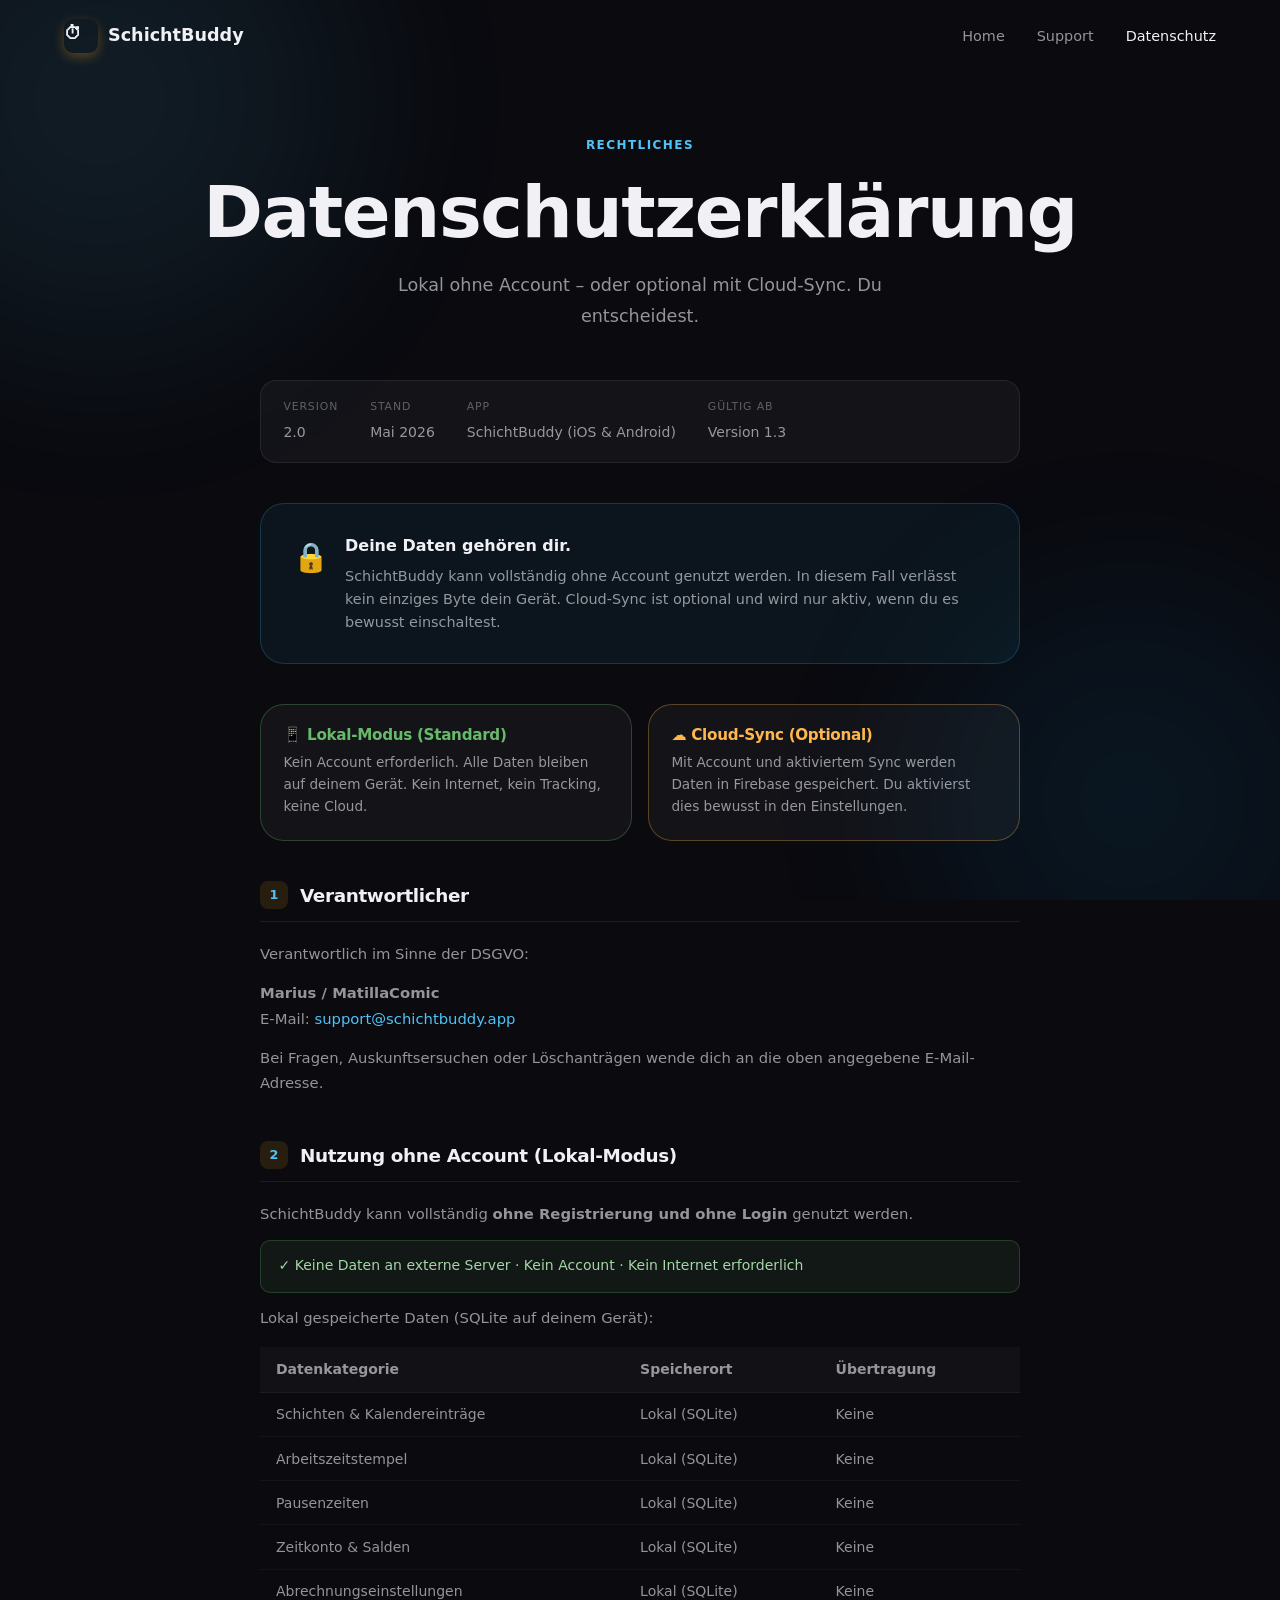
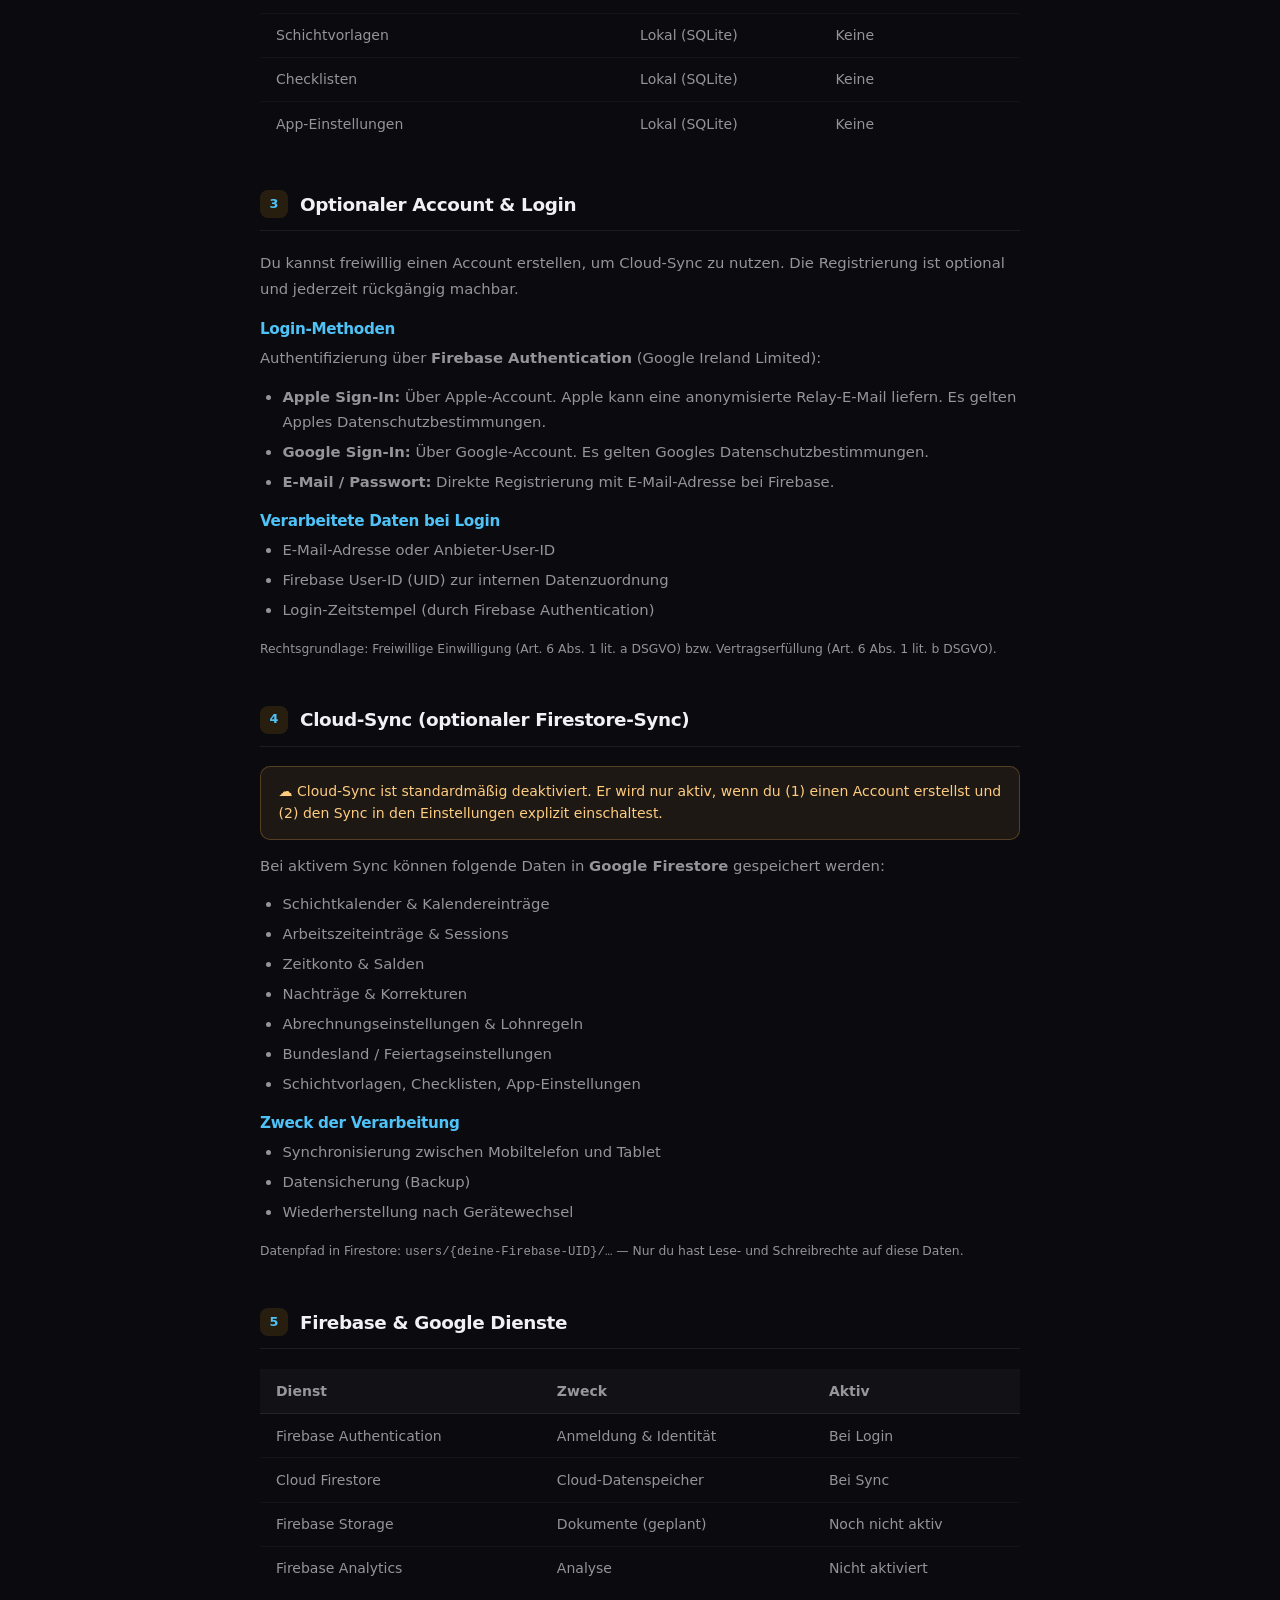
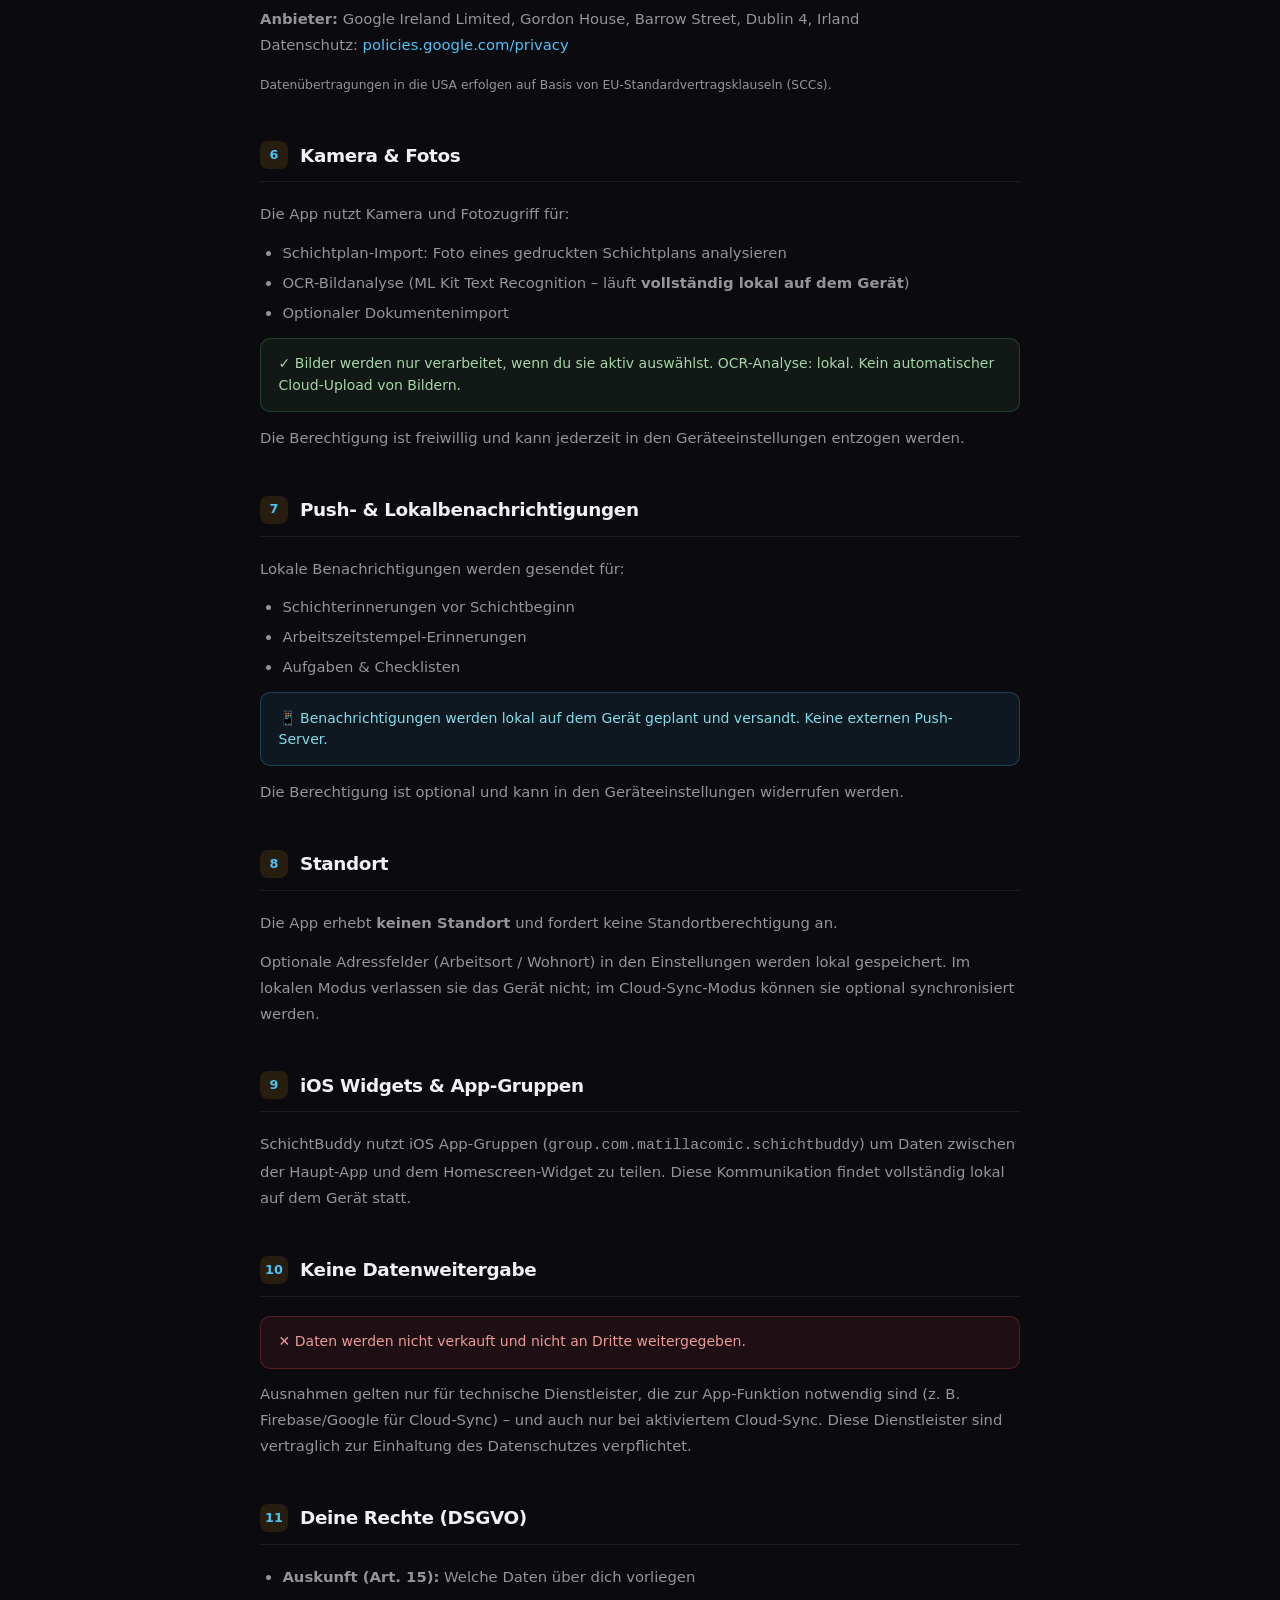
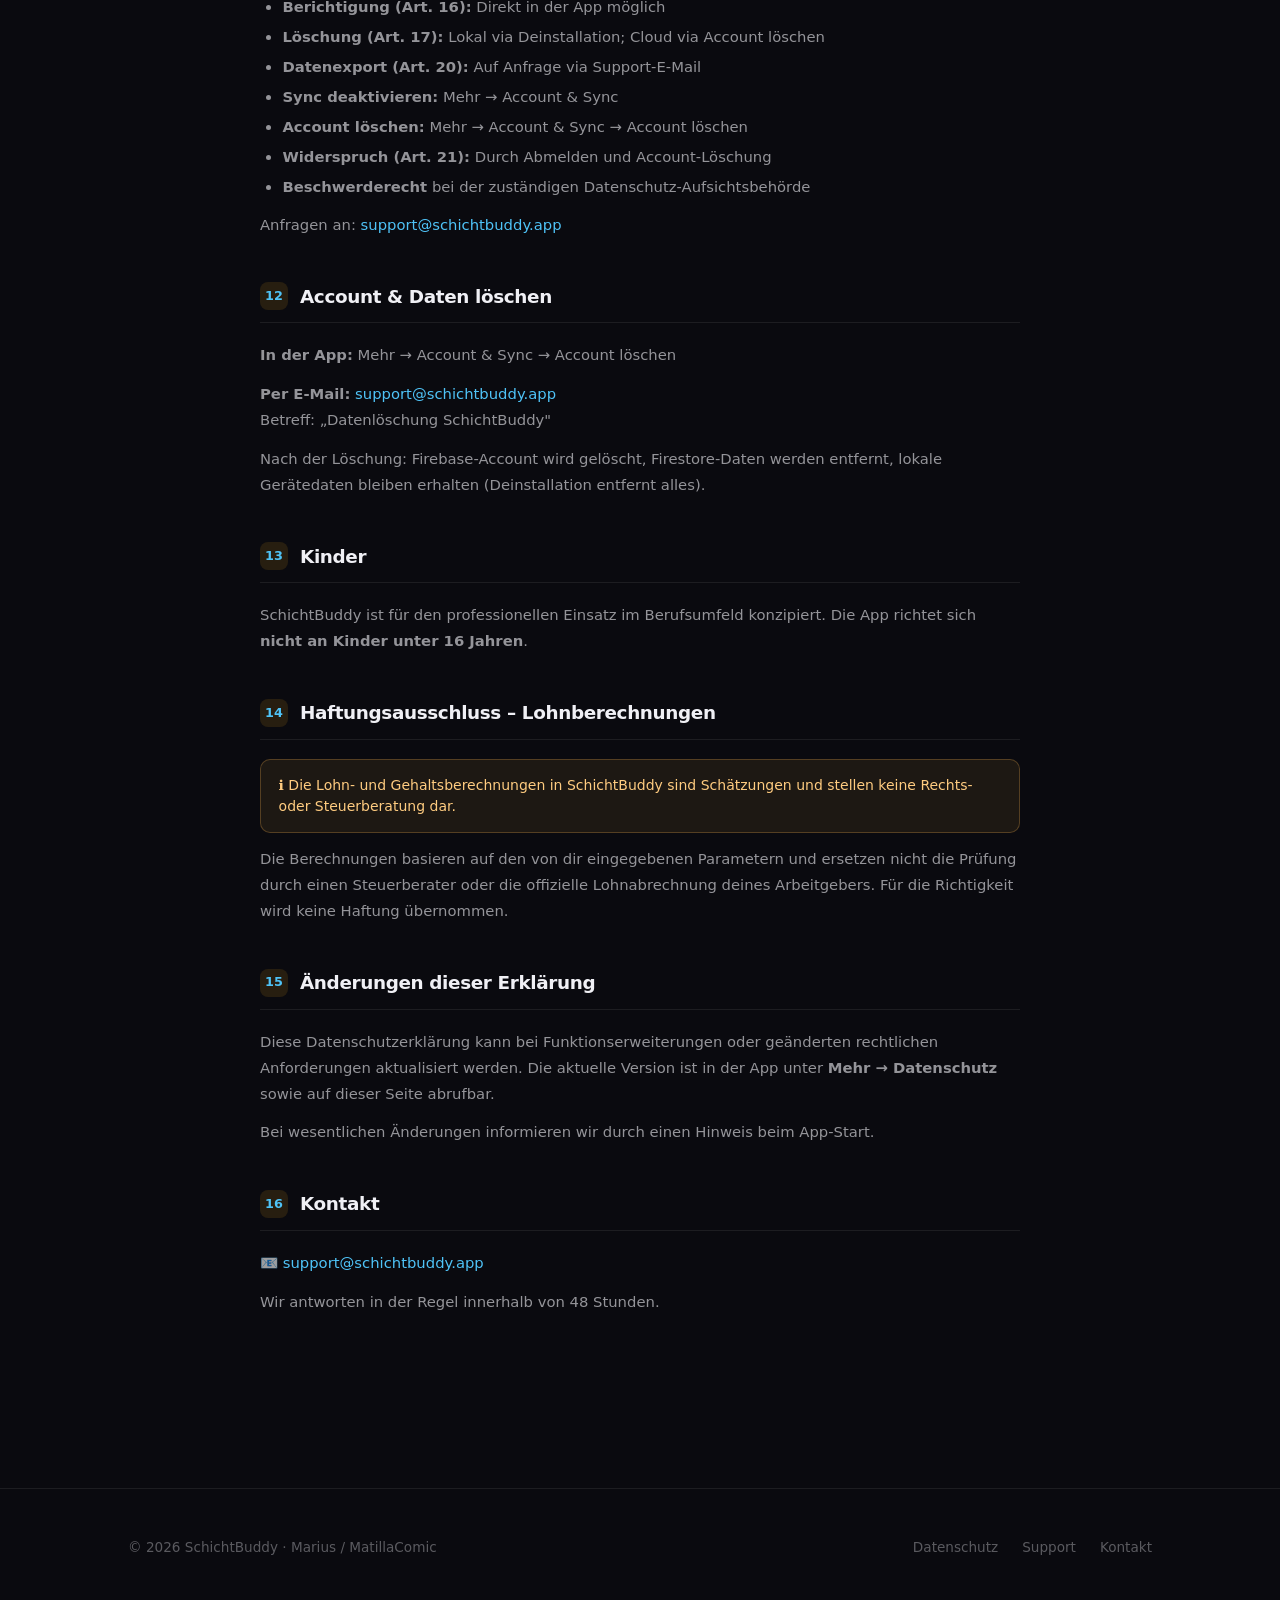
<file: privacy.html>
<!DOCTYPE html>
<html lang="de">
<head>
  <meta charset="UTF-8" />
  <meta name="viewport" content="width=device-width, initial-scale=1.0" />
  <title>Datenschutzerklärung – SchichtBuddy</title>
  <meta name="description" content="Datenschutzerklärung für SchichtBuddy. Lokale Nutzung ohne Account möglich. Optionaler Cloud-Sync mit Firebase." />
  <meta name="theme-color" content="#0a0a0f" />
  <link rel="stylesheet" href="style.css" />
  <style>
    .privacy-content { max-width: 760px; margin: 0 auto; }

    .privacy-summary {
      background: rgba(57,198,255,0.06);
      border: 1px solid rgba(57,198,255,0.2);
      border-radius: var(--radius-lg);
      padding: 1.8rem 2rem;
      margin-bottom: 2.5rem;
      display: flex; gap: 1rem; align-items: flex-start;
    }
    .privacy-summary-icon { font-size: 1.8rem; flex-shrink: 0; margin-top: 0.1rem; }
    .privacy-summary strong { display: block; margin-bottom: 0.4rem; font-size: 1rem; color: var(--text); }
    .privacy-summary p { font-size: 0.9rem; margin: 0; line-height: 1.6; color: var(--text-secondary); }

    .mode-cards {
      display: grid; grid-template-columns: 1fr 1fr; gap: 1rem; margin-bottom: 2.5rem;
    }
    @media (max-width: 600px) { .mode-cards { grid-template-columns: 1fr; } }
    .mode-card {
      background: var(--bg-card); border: 1px solid var(--border);
      border-radius: var(--radius-lg); padding: 1.4rem;
    }
    .mode-card.local { border-color: rgba(102,187,106,0.3); }
    .mode-card.cloud { border-color: rgba(255,183,77,0.3); }
    .mode-card h3 { margin: 0 0 0.5rem; font-size: 0.95rem; }
    .mode-card.local h3 { color: #66bb6a; }
    .mode-card.cloud h3 { color: #ffb74d; }
    .mode-card p { font-size: 0.85rem; color: var(--text-secondary); margin: 0; line-height: 1.6; }

    .privacy-section { margin-bottom: 2.8rem; }
    .privacy-section-header {
      display: flex; align-items: center; gap: 0.75rem;
      padding-bottom: 0.75rem; border-bottom: 1px solid var(--border);
      margin-bottom: 1.2rem;
    }
    .section-num {
      display: inline-flex; align-items: center; justify-content: center;
      width: 28px; height: 28px; border-radius: 8px;
      background: rgba(255,177,26,0.12); color: var(--accent);
      font-size: 0.8rem; font-weight: 700; flex-shrink: 0;
    }
    .privacy-section h2 { font-size: 1.15rem; margin: 0; color: var(--text); }
    .privacy-section h3 { font-size: 0.95rem; margin: 1.2rem 0 0.4rem; color: var(--accent); }
    .privacy-section p { font-size: 0.925rem; margin-bottom: 0.8rem; line-height: 1.75; color: var(--text-secondary); }
    .privacy-section ul { padding-left: 1.4rem; margin-bottom: 0.8rem; }
    .privacy-section li { font-size: 0.925rem; color: var(--text-secondary); line-height: 1.7; margin-bottom: 0.3rem; }

    .privacy-table {
      width: 100%; border-collapse: collapse; margin: 1rem 0; font-size: 0.875rem;
    }
    .privacy-table th {
      text-align: left; padding: 0.7rem 1rem;
      background: rgba(255,255,255,0.03); border-bottom: 1px solid var(--border);
      color: var(--text-secondary); font-weight: 600;
    }
    .privacy-table td {
      padding: 0.65rem 1rem; border-bottom: 1px solid rgba(255,255,255,0.04);
      color: var(--text-secondary); vertical-align: top;
    }
    .privacy-table tr:last-child td { border-bottom: none; }

    .info-chip {
      display: flex; gap: 0.75rem; align-items: flex-start;
      padding: 0.9rem 1.1rem; border-radius: 10px; margin-bottom: 0.8rem;
      font-size: 0.875rem; line-height: 1.55;
    }
    .info-chip.green { background: rgba(102,187,106,0.08); border: 1px solid rgba(102,187,106,0.25); color: #a5d6a7; }
    .info-chip.orange { background: rgba(255,183,77,0.08); border: 1px solid rgba(255,183,77,0.25); color: #ffcc80; }
    .info-chip.red { background: rgba(255,82,82,0.08); border: 1px solid rgba(255,82,82,0.25); color: #ef9a9a; }
    .info-chip.blue { background: rgba(79,195,247,0.08); border: 1px solid rgba(79,195,247,0.25); color: #80deea; }

    .meta-info {
      background: var(--bg-card); border: 1px solid var(--border);
      border-radius: var(--radius); padding: 1.1rem 1.4rem; margin-bottom: 2.5rem;
      display: flex; gap: 2rem; flex-wrap: wrap;
    }
    .meta-item label { font-size: 0.68rem; text-transform: uppercase; letter-spacing: 0.08em; color: var(--text-tertiary); display: block; margin-bottom: 0.2rem; }
    .meta-item span { font-size: 0.875rem; color: var(--text-secondary); }
  </style>
</head>
<body>

<div class="bg-blobs">
  <div class="bg-blob bg-blob-1"></div>
  <div class="bg-blob bg-blob-2"></div>
</div>

<nav class="nav" role="navigation" aria-label="Hauptnavigation">
  <a href="index.html" class="nav-logo">
    <div class="nav-logo-icon">⏱</div>
    SchichtBuddy
  </a>
  <ul class="nav-links">
    <li><a href="index.html">Home</a></li>
    <li><a href="support.html">Support</a></li>
    <li><a href="privacy.html" class="active">Datenschutz</a></li>
  </ul>
</nav>

<div class="page-header">
  <div class="container">
    <span class="section-label">Rechtliches</span>
    <h1 class="fade-in">Datenschutz&shy;erklärung</h1>
    <p class="fade-in fade-in-delay-1">Lokal ohne Account – oder optional mit Cloud-Sync. Du entscheidest.</p>
  </div>
</div>

<section style="padding-top: 0;">
  <div class="container">
    <div class="privacy-content">

      <!-- Meta -->
      <div class="meta-info fade-in">
        <div class="meta-item"><label>Version</label><span>2.0</span></div>
        <div class="meta-item"><label>Stand</label><span>Mai 2026</span></div>
        <div class="meta-item"><label>App</label><span>SchichtBuddy (iOS &amp; Android)</span></div>
        <div class="meta-item"><label>Gültig ab</label><span>Version 1.3</span></div>
      </div>

      <!-- Summary -->
      <div class="privacy-summary fade-in">
        <div class="privacy-summary-icon">🔒</div>
        <div>
          <strong>Deine Daten gehören dir.</strong>
          <p>SchichtBuddy kann vollständig ohne Account genutzt werden. In diesem Fall verlässt kein einziges Byte dein Gerät. Cloud-Sync ist optional und wird nur aktiv, wenn du es bewusst einschaltest.</p>
        </div>
      </div>

      <!-- Two modes -->
      <div class="mode-cards fade-in">
        <div class="mode-card local">
          <h3>📱 Lokal-Modus (Standard)</h3>
          <p>Kein Account erforderlich. Alle Daten bleiben auf deinem Gerät. Kein Internet, kein Tracking, keine Cloud.</p>
        </div>
        <div class="mode-card cloud">
          <h3>☁️ Cloud-Sync (Optional)</h3>
          <p>Mit Account und aktiviertem Sync werden Daten in Firebase gespeichert. Du aktivierst dies bewusst in den Einstellungen.</p>
        </div>
      </div>

      <!-- 1. Verantwortlicher -->
      <div class="privacy-section fade-in">
        <div class="privacy-section-header">
          <span class="section-num">1</span>
          <h2>Verantwortlicher</h2>
        </div>
        <p>Verantwortlich im Sinne der DSGVO:</p>
        <p><strong>Marius / MatillaComic</strong><br/>
        E-Mail: <a href="mailto:support@schichtbuddy.app">support@schichtbuddy.app</a></p>
        <p>Bei Fragen, Auskunftsersuchen oder Löschanträgen wende dich an die oben angegebene E-Mail-Adresse.</p>
      </div>

      <!-- 2. Lokal -->
      <div class="privacy-section fade-in">
        <div class="privacy-section-header">
          <span class="section-num">2</span>
          <h2>Nutzung ohne Account (Lokal-Modus)</h2>
        </div>
        <p>SchichtBuddy kann vollständig <strong>ohne Registrierung und ohne Login</strong> genutzt werden.</p>
        <div class="info-chip green">✓ Keine Daten an externe Server · Kein Account · Kein Internet erforderlich</div>
        <p>Lokal gespeicherte Daten (SQLite auf deinem Gerät):</p>
        <table class="privacy-table">
          <thead>
            <tr><th>Datenkategorie</th><th>Speicherort</th><th>Übertragung</th></tr>
          </thead>
          <tbody>
            <tr><td>Schichten &amp; Kalendereinträge</td><td>Lokal (SQLite)</td><td>Keine</td></tr>
            <tr><td>Arbeitszeitstempel</td><td>Lokal (SQLite)</td><td>Keine</td></tr>
            <tr><td>Pausenzeiten</td><td>Lokal (SQLite)</td><td>Keine</td></tr>
            <tr><td>Zeitkonto &amp; Salden</td><td>Lokal (SQLite)</td><td>Keine</td></tr>
            <tr><td>Abrechnungseinstellungen</td><td>Lokal (SQLite)</td><td>Keine</td></tr>
            <tr><td>Schichtvorlagen</td><td>Lokal (SQLite)</td><td>Keine</td></tr>
            <tr><td>Checklisten</td><td>Lokal (SQLite)</td><td>Keine</td></tr>
            <tr><td>App-Einstellungen</td><td>Lokal (SQLite)</td><td>Keine</td></tr>
          </tbody>
        </table>
      </div>

      <!-- 3. Account / Login -->
      <div class="privacy-section fade-in">
        <div class="privacy-section-header">
          <span class="section-num">3</span>
          <h2>Optionaler Account &amp; Login</h2>
        </div>
        <p>Du kannst freiwillig einen Account erstellen, um Cloud-Sync zu nutzen. Die Registrierung ist optional und jederzeit rückgängig machbar.</p>
        <h3>Login-Methoden</h3>
        <p>Authentifizierung über <strong>Firebase Authentication</strong> (Google Ireland Limited):</p>
        <ul>
          <li><strong>Apple Sign-In:</strong> Über Apple-Account. Apple kann eine anonymisierte Relay-E-Mail liefern. Es gelten Apples Datenschutzbestimmungen.</li>
          <li><strong>Google Sign-In:</strong> Über Google-Account. Es gelten Googles Datenschutzbestimmungen.</li>
          <li><strong>E-Mail / Passwort:</strong> Direkte Registrierung mit E-Mail-Adresse bei Firebase.</li>
        </ul>
        <h3>Verarbeitete Daten bei Login</h3>
        <ul>
          <li>E-Mail-Adresse oder Anbieter-User-ID</li>
          <li>Firebase User-ID (UID) zur internen Datenzuordnung</li>
          <li>Login-Zeitstempel (durch Firebase Authentication)</li>
        </ul>
        <p><small>Rechtsgrundlage: Freiwillige Einwilligung (Art. 6 Abs. 1 lit. a DSGVO) bzw. Vertragserfüllung (Art. 6 Abs. 1 lit. b DSGVO).</small></p>
      </div>

      <!-- 4. Cloud-Sync -->
      <div class="privacy-section fade-in">
        <div class="privacy-section-header">
          <span class="section-num">4</span>
          <h2>Cloud-Sync (optionaler Firestore-Sync)</h2>
        </div>
        <div class="info-chip orange">☁ Cloud-Sync ist standardmäßig deaktiviert. Er wird nur aktiv, wenn du (1) einen Account erstellst und (2) den Sync in den Einstellungen explizit einschaltest.</div>
        <p>Bei aktivem Sync können folgende Daten in <strong>Google Firestore</strong> gespeichert werden:</p>
        <ul>
          <li>Schichtkalender &amp; Kalendereinträge</li>
          <li>Arbeitszeiteinträge &amp; Sessions</li>
          <li>Zeitkonto &amp; Salden</li>
          <li>Nachträge &amp; Korrekturen</li>
          <li>Abrechnungseinstellungen &amp; Lohnregeln</li>
          <li>Bundesland / Feiertagseinstellungen</li>
          <li>Schichtvorlagen, Checklisten, App-Einstellungen</li>
        </ul>
        <h3>Zweck der Verarbeitung</h3>
        <ul>
          <li>Synchronisierung zwischen Mobiltelefon und Tablet</li>
          <li>Datensicherung (Backup)</li>
          <li>Wiederherstellung nach Gerätewechsel</li>
        </ul>
        <p><small>Datenpfad in Firestore: <code>users/{deine-Firebase-UID}/…</code> — Nur du hast Lese- und Schreibrechte auf diese Daten.</small></p>
      </div>

      <!-- 5. Firebase -->
      <div class="privacy-section fade-in">
        <div class="privacy-section-header">
          <span class="section-num">5</span>
          <h2>Firebase &amp; Google Dienste</h2>
        </div>
        <table class="privacy-table">
          <thead>
            <tr><th>Dienst</th><th>Zweck</th><th>Aktiv</th></tr>
          </thead>
          <tbody>
            <tr><td>Firebase Authentication</td><td>Anmeldung &amp; Identität</td><td>Bei Login</td></tr>
            <tr><td>Cloud Firestore</td><td>Cloud-Datenspeicher</td><td>Bei Sync</td></tr>
            <tr><td>Firebase Storage</td><td>Dokumente (geplant)</td><td>Noch nicht aktiv</td></tr>
            <tr><td>Firebase Analytics</td><td>Analyse</td><td>Nicht aktiviert</td></tr>
          </tbody>
        </table>
        <p><strong>Anbieter:</strong> Google Ireland Limited, Gordon House, Barrow Street, Dublin 4, Irland<br/>
        Datenschutz: <a href="https://policies.google.com/privacy" target="_blank" rel="noopener">policies.google.com/privacy</a></p>
        <p><small>Datenübertragungen in die USA erfolgen auf Basis von EU-Standardvertragsklauseln (SCCs).</small></p>
      </div>

      <!-- 6. Kamera -->
      <div class="privacy-section fade-in">
        <div class="privacy-section-header">
          <span class="section-num">6</span>
          <h2>Kamera &amp; Fotos</h2>
        </div>
        <p>Die App nutzt Kamera und Fotozugriff für:</p>
        <ul>
          <li>Schichtplan-Import: Foto eines gedruckten Schichtplans analysieren</li>
          <li>OCR-Bildanalyse (ML Kit Text Recognition – läuft <strong>vollständig lokal auf dem Gerät</strong>)</li>
          <li>Optionaler Dokumentenimport</li>
        </ul>
        <div class="info-chip green">✓ Bilder werden nur verarbeitet, wenn du sie aktiv auswählst. OCR-Analyse: lokal. Kein automatischer Cloud-Upload von Bildern.</div>
        <p>Die Berechtigung ist freiwillig und kann jederzeit in den Geräteeinstellungen entzogen werden.</p>
      </div>

      <!-- 7. Benachrichtigungen -->
      <div class="privacy-section fade-in">
        <div class="privacy-section-header">
          <span class="section-num">7</span>
          <h2>Push- &amp; Lokalbenachrichtigungen</h2>
        </div>
        <p>Lokale Benachrichtigungen werden gesendet für:</p>
        <ul>
          <li>Schichterinnerungen vor Schichtbeginn</li>
          <li>Arbeitszeitstempel-Erinnerungen</li>
          <li>Aufgaben &amp; Checklisten</li>
        </ul>
        <div class="info-chip blue">📱 Benachrichtigungen werden lokal auf dem Gerät geplant und versandt. Keine externen Push-Server.</div>
        <p>Die Berechtigung ist optional und kann in den Geräteeinstellungen widerrufen werden.</p>
      </div>

      <!-- 8. Standort -->
      <div class="privacy-section fade-in">
        <div class="privacy-section-header">
          <span class="section-num">8</span>
          <h2>Standort</h2>
        </div>
        <p>Die App erhebt <strong>keinen Standort</strong> und fordert keine Standortberechtigung an.</p>
        <p>Optionale Adressfelder (Arbeitsort / Wohnort) in den Einstellungen werden lokal gespeichert. Im lokalen Modus verlassen sie das Gerät nicht; im Cloud-Sync-Modus können sie optional synchronisiert werden.</p>
      </div>

      <!-- 9. Widgets -->
      <div class="privacy-section fade-in">
        <div class="privacy-section-header">
          <span class="section-num">9</span>
          <h2>iOS Widgets &amp; App-Gruppen</h2>
        </div>
        <p>SchichtBuddy nutzt iOS App-Gruppen (<code>group.com.matillacomic.schichtbuddy</code>) um Daten zwischen der Haupt-App und dem Homescreen-Widget zu teilen. Diese Kommunikation findet vollständig lokal auf dem Gerät statt.</p>
      </div>

      <!-- 10. Keine Weitergabe -->
      <div class="privacy-section fade-in">
        <div class="privacy-section-header">
          <span class="section-num">10</span>
          <h2>Keine Datenweitergabe</h2>
        </div>
        <div class="info-chip red">✕ Daten werden nicht verkauft und nicht an Dritte weitergegeben.</div>
        <p>Ausnahmen gelten nur für technische Dienstleister, die zur App-Funktion notwendig sind (z. B. Firebase/Google für Cloud-Sync) – und auch nur bei aktiviertem Cloud-Sync. Diese Dienstleister sind vertraglich zur Einhaltung des Datenschutzes verpflichtet.</p>
      </div>

      <!-- 11. Rechte -->
      <div class="privacy-section fade-in">
        <div class="privacy-section-header">
          <span class="section-num">11</span>
          <h2>Deine Rechte (DSGVO)</h2>
        </div>
        <ul>
          <li><strong>Auskunft (Art. 15):</strong> Welche Daten über dich vorliegen</li>
          <li><strong>Berichtigung (Art. 16):</strong> Direkt in der App möglich</li>
          <li><strong>Löschung (Art. 17):</strong> Lokal via Deinstallation; Cloud via Account löschen</li>
          <li><strong>Datenexport (Art. 20):</strong> Auf Anfrage via Support-E-Mail</li>
          <li><strong>Sync deaktivieren:</strong> Mehr → Account &amp; Sync</li>
          <li><strong>Account löschen:</strong> Mehr → Account &amp; Sync → Account löschen</li>
          <li><strong>Widerspruch (Art. 21):</strong> Durch Abmelden und Account-Löschung</li>
          <li><strong>Beschwerderecht</strong> bei der zuständigen Datenschutz-Aufsichtsbehörde</li>
        </ul>
        <p>Anfragen an: <a href="mailto:support@schichtbuddy.app">support@schichtbuddy.app</a></p>
      </div>

      <!-- 12. Account löschen -->
      <div class="privacy-section fade-in">
        <div class="privacy-section-header">
          <span class="section-num">12</span>
          <h2>Account &amp; Daten löschen</h2>
        </div>
        <p><strong>In der App:</strong> Mehr → Account &amp; Sync → Account löschen</p>
        <p><strong>Per E-Mail:</strong> <a href="mailto:support@schichtbuddy.app">support@schichtbuddy.app</a><br/>
        Betreff: „Datenlöschung SchichtBuddy"</p>
        <p>Nach der Löschung: Firebase-Account wird gelöscht, Firestore-Daten werden entfernt, lokale Gerätedaten bleiben erhalten (Deinstallation entfernt alles).</p>
      </div>

      <!-- 13. Kinder -->
      <div class="privacy-section fade-in">
        <div class="privacy-section-header">
          <span class="section-num">13</span>
          <h2>Kinder</h2>
        </div>
        <p>SchichtBuddy ist für den professionellen Einsatz im Berufsumfeld konzipiert. Die App richtet sich <strong>nicht an Kinder unter 16 Jahren</strong>.</p>
      </div>

      <!-- 14. Disclaimer -->
      <div class="privacy-section fade-in">
        <div class="privacy-section-header">
          <span class="section-num">14</span>
          <h2>Haftungsausschluss – Lohnberechnungen</h2>
        </div>
        <div class="info-chip orange">ℹ Die Lohn- und Gehaltsberechnungen in SchichtBuddy sind Schätzungen und stellen keine Rechts- oder Steuerberatung dar.</div>
        <p>Die Berechnungen basieren auf den von dir eingegebenen Parametern und ersetzen nicht die Prüfung durch einen Steuerberater oder die offizielle Lohnabrechnung deines Arbeitgebers. Für die Richtigkeit wird keine Haftung übernommen.</p>
      </div>

      <!-- 15. Änderungen -->
      <div class="privacy-section fade-in">
        <div class="privacy-section-header">
          <span class="section-num">15</span>
          <h2>Änderungen dieser Erklärung</h2>
        </div>
        <p>Diese Datenschutzerklärung kann bei Funktionserweiterungen oder geänderten rechtlichen Anforderungen aktualisiert werden. Die aktuelle Version ist in der App unter <strong>Mehr → Datenschutz</strong> sowie auf dieser Seite abrufbar.</p>
        <p>Bei wesentlichen Änderungen informieren wir durch einen Hinweis beim App-Start.</p>
      </div>

      <!-- 16. Kontakt -->
      <div class="privacy-section fade-in">
        <div class="privacy-section-header">
          <span class="section-num">16</span>
          <h2>Kontakt</h2>
        </div>
        <p>📧 <a href="mailto:support@schichtbuddy.app">support@schichtbuddy.app</a></p>
        <p>Wir antworten in der Regel innerhalb von 48 Stunden.</p>
      </div>

    </div>
  </div>
</section>

<footer>
  <div class="container">
    <div class="footer-inner">
      <span>© 2026 SchichtBuddy · Marius / MatillaComic</span>
      <nav class="footer-links" aria-label="Footer Links">
        <a href="privacy.html">Datenschutz</a>
        <a href="support.html">Support</a>
        <a href="mailto:support@schichtbuddy.app">Kontakt</a>
      </nav>
    </div>
  </div>
</footer>

<script src="script.js"></script>
</body>
</html>
</file>
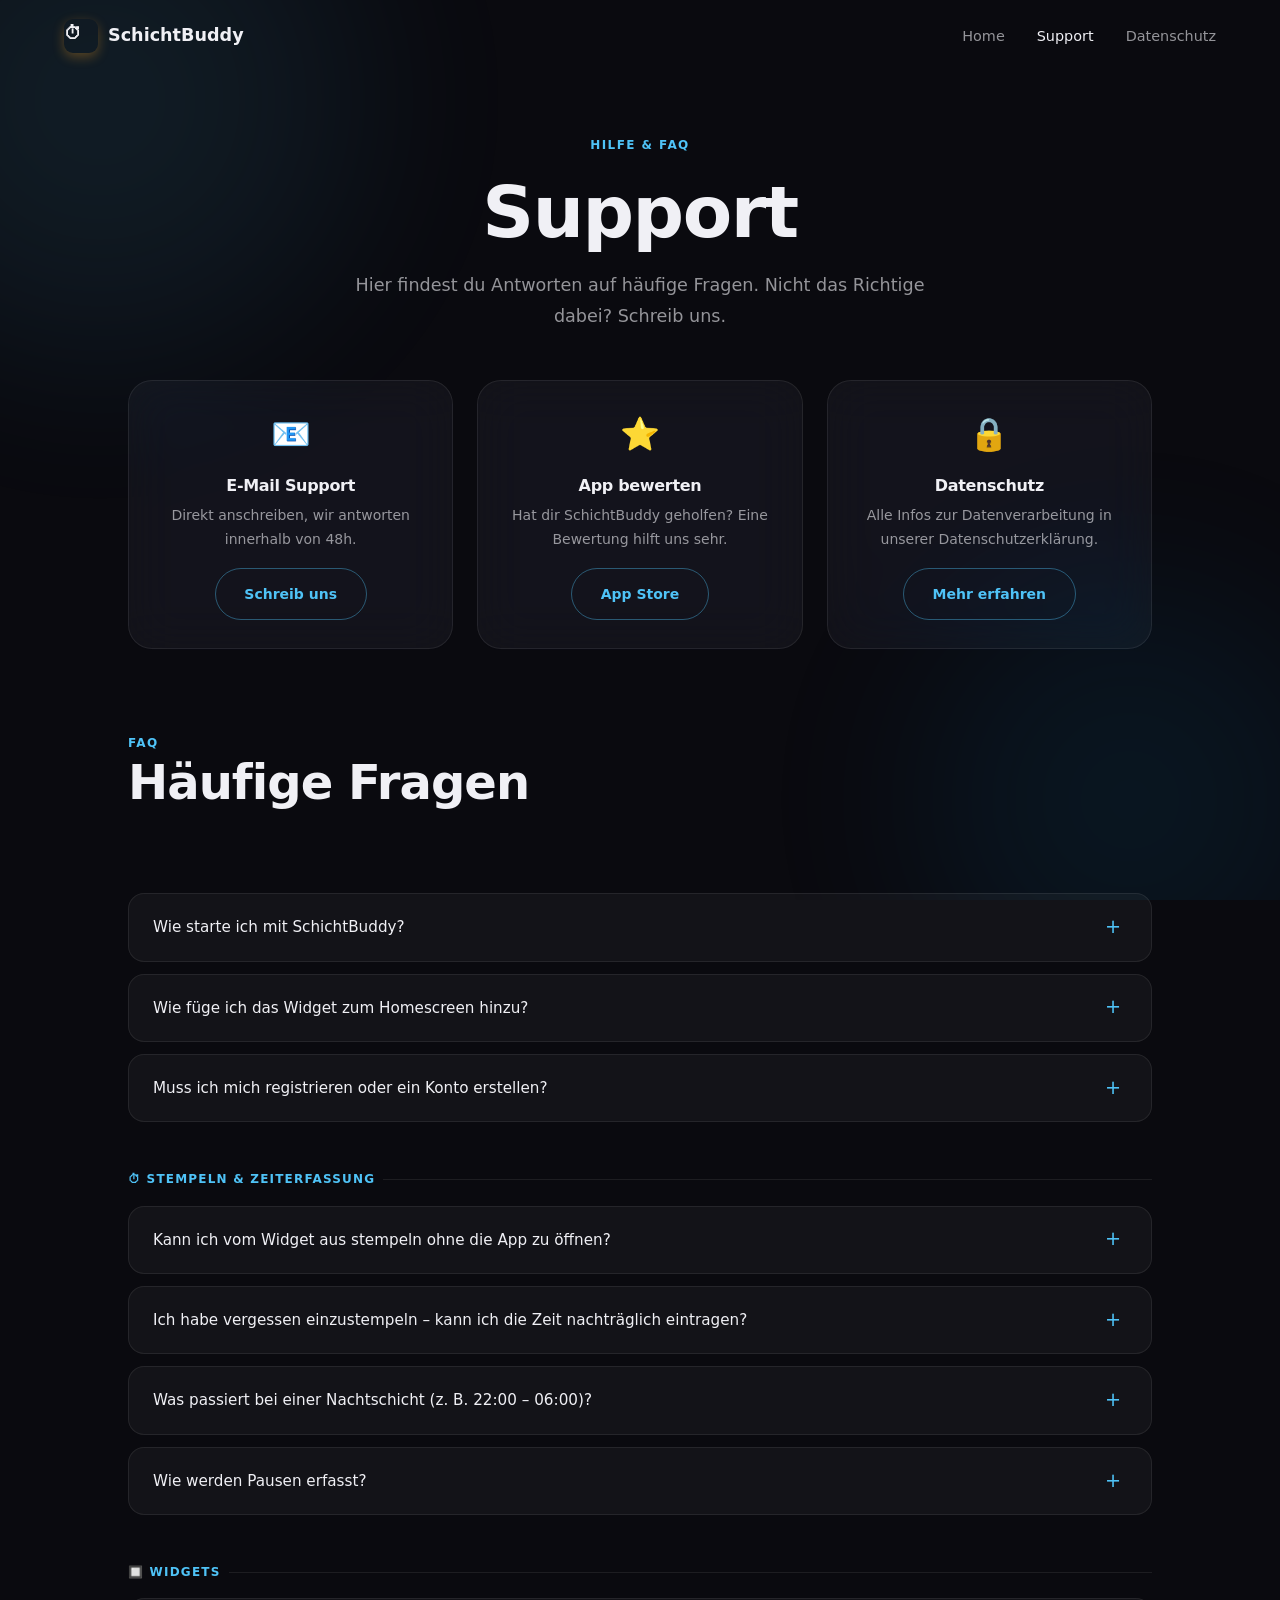
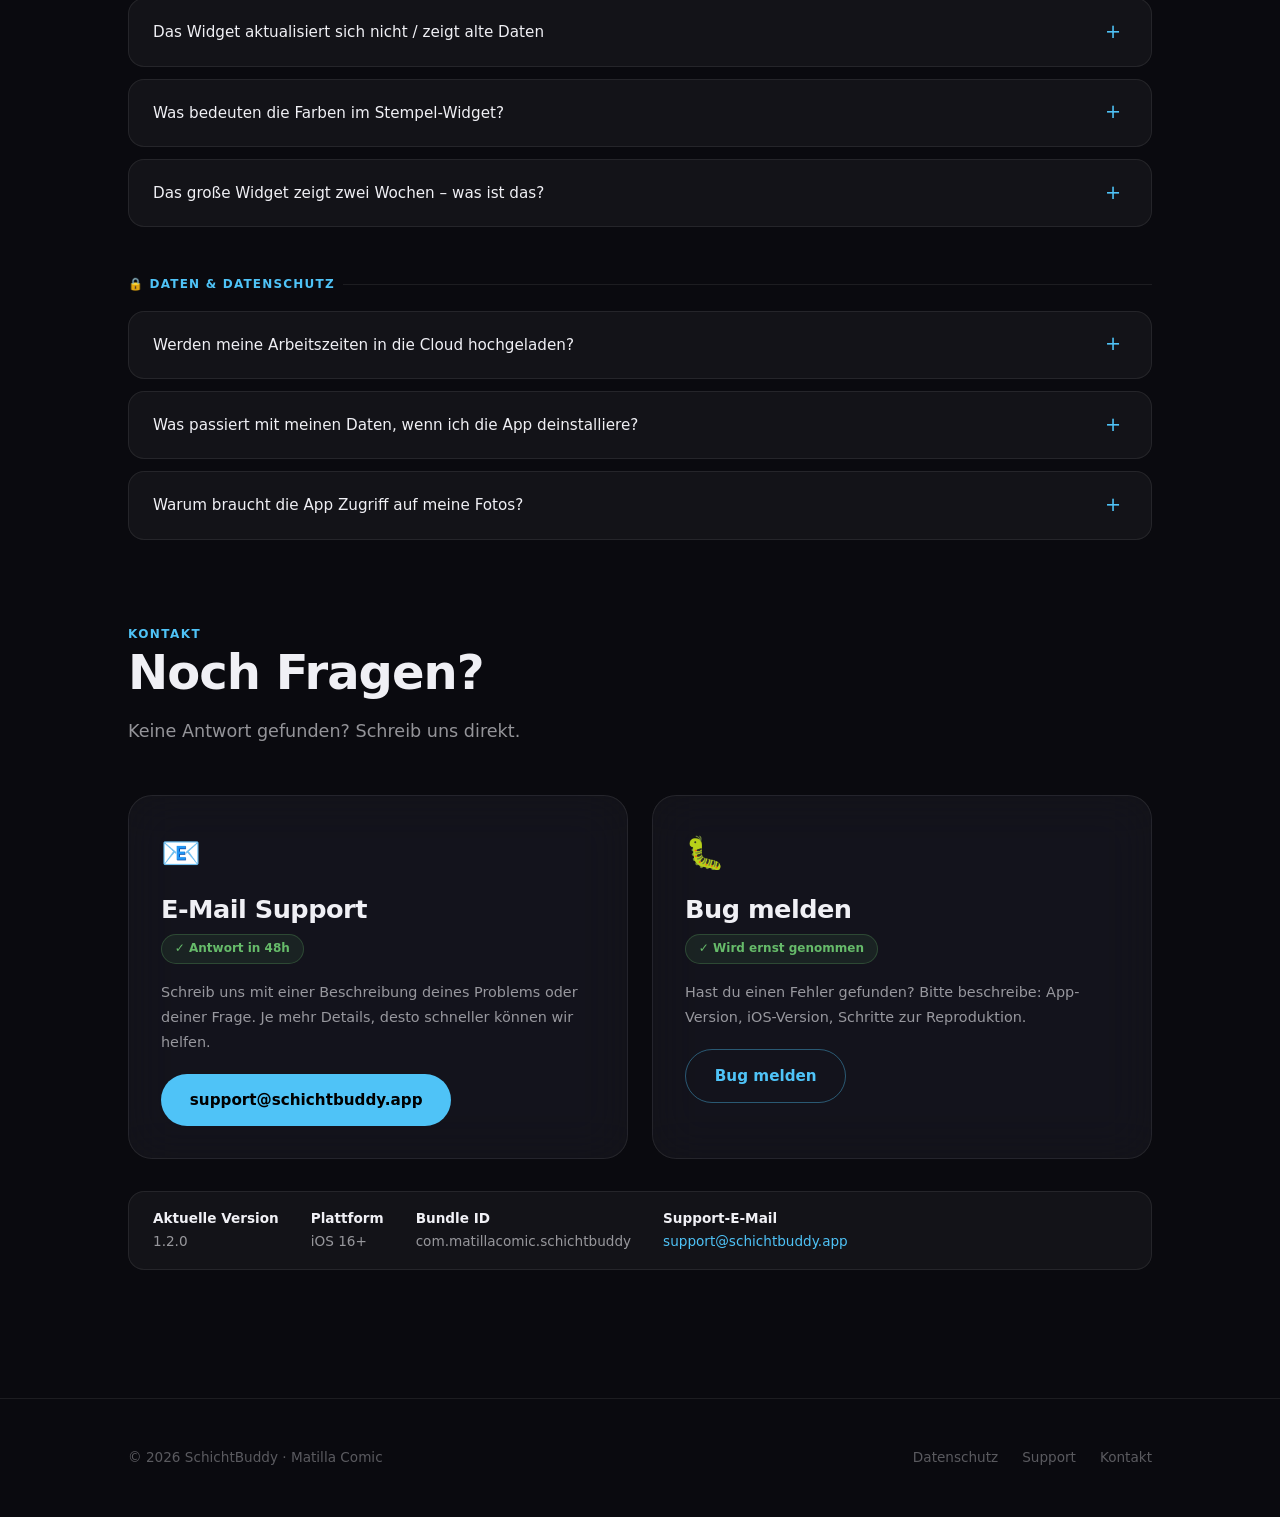
<file: support.html>
<!DOCTYPE html>
<html lang="de">
<head>
  <meta charset="UTF-8" />
  <meta name="viewport" content="width=device-width, initial-scale=1.0" />
  <title>Support &amp; FAQ – SchichtBuddy</title>
  <meta name="description" content="Häufige Fragen und Support für die SchichtBuddy App. Hier findest du Antworten und Kontaktmöglichkeiten." />
  <meta name="theme-color" content="#0a0a0f" />
  <link rel="stylesheet" href="style.css" />
  <style>
    /* ── Quick Help Cards ────────────────────── */
    .quick-help {
      display: grid;
      grid-template-columns: repeat(3, 1fr);
      gap: 1.5rem;
      margin-bottom: 5rem;
    }

    .quick-card {
      padding: 1.8rem;
      text-align: center;
    }

    .quick-card-icon {
      font-size: 2rem;
      display: block;
      margin-bottom: 1rem;
    }

    .quick-card h3 { margin-bottom: 0.5rem; font-size: 1rem; }
    .quick-card p { font-size: 0.875rem; margin-bottom: 1rem; }
    .quick-card a { font-size: 0.875rem; }

    /* ── FAQ ─────────────────────────────────── */
    .faq-category {
      margin-bottom: 3rem;
    }

    .faq-category-label {
      font-size: 0.75rem;
      font-weight: 600;
      letter-spacing: 0.1em;
      text-transform: uppercase;
      color: var(--accent);
      margin-bottom: 1rem;
      display: flex;
      align-items: center;
      gap: 0.5rem;
    }

    .faq-category-label::after {
      content: '';
      flex: 1;
      height: 1px;
      background: var(--border);
    }

    .faq-item {
      border: 1px solid var(--border);
      border-radius: var(--radius);
      margin-bottom: 0.75rem;
      overflow: hidden;
      transition: border-color var(--transition);
      background: var(--bg-card);
    }

    .faq-item:hover,
    .faq-item.open {
      border-color: var(--border-hover);
    }

    .faq-question {
      display: flex;
      align-items: center;
      justify-content: space-between;
      padding: 1.2rem 1.5rem;
      cursor: pointer;
      font-weight: 500;
      font-size: 0.95rem;
      color: var(--text);
      user-select: none;
      gap: 1rem;
    }

    .faq-icon {
      flex-shrink: 0;
      width: 28px;
      height: 28px;
      display: flex;
      align-items: center;
      justify-content: center;
      font-size: 1.2rem;
      color: var(--accent);
      font-weight: 300;
      transition: transform var(--transition), color var(--transition);
    }

    .faq-item.open .faq-icon {
      color: var(--text);
    }

    .faq-answer {
      padding: 0 1.5rem;
    }

    .faq-answer-inner {
      padding-bottom: 1.2rem;
      font-size: 0.9rem;
      color: var(--text-secondary);
      line-height: 1.75;
      border-top: 1px solid var(--border);
      padding-top: 1rem;
    }

    .faq-answer-inner p { margin-bottom: 0.6rem; color: var(--text-secondary); font-size: 0.9rem; }
    .faq-answer-inner p:last-child { margin-bottom: 0; }
    .faq-answer-inner ul { padding-left: 1.2rem; }
    .faq-answer-inner li { margin-bottom: 0.3rem; color: var(--text-secondary); font-size: 0.9rem; }
    .faq-answer-inner strong { color: var(--text); }
    .faq-answer-inner code {
      background: rgba(79,195,247,0.1);
      border: 1px solid rgba(79,195,247,0.2);
      border-radius: 4px;
      padding: 0.1em 0.4em;
      font-size: 0.85em;
      color: var(--accent);
      font-family: 'SF Mono', 'Fira Code', monospace;
    }

    /* ── Contact ─────────────────────────────── */
    .contact-grid {
      display: grid;
      grid-template-columns: 1fr 1fr;
      gap: 1.5rem;
    }

    .contact-card {
      padding: 2rem;
    }

    .contact-card-icon {
      font-size: 2rem;
      display: block;
      margin-bottom: 1rem;
    }

    .contact-card h3 { margin-bottom: 0.6rem; }
    .contact-card p { font-size: 0.9rem; margin-bottom: 1.2rem; }

    .contact-tag {
      display: inline-flex;
      align-items: center;
      gap: 0.35rem;
      background: rgba(102,187,106,0.1);
      border: 1px solid rgba(102,187,106,0.25);
      color: #66bb6a;
      padding: 0.25rem 0.8rem;
      border-radius: 50px;
      font-size: 0.75rem;
      font-weight: 600;
      margin-bottom: 1rem;
      display: inline-flex;
    }

    .version-box {
      background: var(--bg-card);
      border: 1px solid var(--border);
      border-radius: var(--radius);
      padding: 1rem 1.5rem;
      font-size: 0.85rem;
      color: var(--text-secondary);
      margin-top: 2rem;
      display: flex;
      gap: 2rem;
      flex-wrap: wrap;
    }

    .version-box span strong {
      color: var(--text);
      display: block;
      margin-bottom: 0.1rem;
    }

    /* ── Responsive ──────────────────────────── */
    @media (max-width: 768px) {
      .quick-help { grid-template-columns: 1fr; }
      .contact-grid { grid-template-columns: 1fr; }
    }

    @media (max-width: 560px) {
      .quick-help { grid-template-columns: 1fr; }
    }
  </style>
</head>
<body>

<div class="bg-blobs">
  <div class="bg-blob bg-blob-1"></div>
  <div class="bg-blob bg-blob-2"></div>
</div>

<!-- Navigation -->
<nav class="nav" role="navigation" aria-label="Hauptnavigation">
  <a href="index.html" class="nav-logo">
    <div class="nav-logo-icon">⏱</div>
    SchichtBuddy
  </a>
  <ul class="nav-links">
    <li><a href="index.html">Home</a></li>
    <li><a href="support.html" class="active">Support</a></li>
    <li><a href="privacy.html">Datenschutz</a></li>
  </ul>
</nav>

<!-- Page Header -->
<div class="page-header">
  <div class="container">
    <span class="section-label">Hilfe &amp; FAQ</span>
    <h1 class="fade-in">Support</h1>
    <p class="fade-in fade-in-delay-1">Hier findest du Antworten auf häufige Fragen. Nicht das Richtige dabei? Schreib uns.</p>
  </div>
</div>

<section style="padding-top: 0;">
  <div class="container">

    <!-- Quick Help -->
    <div class="quick-help">
      <div class="glass card quick-card fade-in fade-in-delay-1">
        <span class="quick-card-icon">📧</span>
        <h3>E-Mail Support</h3>
        <p>Direkt anschreiben, wir antworten innerhalb von 48h.</p>
        <a href="mailto:support@schichtbuddy.app" class="btn btn-outline">Schreib uns</a>
      </div>
      <div class="glass card quick-card fade-in fade-in-delay-2">
        <span class="quick-card-icon">⭐</span>
        <h3>App bewerten</h3>
        <p>Hat dir SchichtBuddy geholfen? Eine Bewertung hilft uns sehr.</p>
        <a href="https://apps.apple.com/app/schichtbuddy/id000000000" class="btn btn-outline" target="_blank" rel="noopener">App Store</a>
      </div>
      <div class="glass card quick-card fade-in fade-in-delay-3">
        <span class="quick-card-icon">🔒</span>
        <h3>Datenschutz</h3>
        <p>Alle Infos zur Datenverarbeitung in unserer Datenschutzerklärung.</p>
        <a href="privacy.html" class="btn btn-outline">Mehr erfahren</a>
      </div>
    </div>

    <!-- FAQ -->
    <div class="fade-in">
      <span class="section-label">FAQ</span>
      <h2 class="section-title" style="margin-bottom: 3rem;">Häufige Fragen</h2>
    </div>

    <!-- Kategorie: Erste Schritte -->
    <div class="faq-category">
      <div class="faq-category-label fade-in">🚀 Erste Schritte</div>

      <div class="faq-item fade-in">
        <div class="faq-question">
          Wie starte ich mit SchichtBuddy?
          <span class="faq-icon">+</span>
        </div>
        <div class="faq-answer">
          <div class="faq-answer-inner">
            <p>Nach dem ersten Start wirst du durch ein kurzes Setup geführt:</p>
            <ul>
              <li>Profil anlegen (Name, optional Foto)</li>
              <li>Deine Schichtvorlagen erstellen (z. B. Früh: 06:00–14:00, Spät: 14:00–22:00)</li>
              <li>Widget zum Homescreen hinzufügen (lang drücken → Widget hinzufügen → SchichtBuddy)</li>
            </ul>
            <p>Danach kannst du sofort mit dem Stempeln loslegen.</p>
          </div>
        </div>
      </div>

      <div class="faq-item fade-in">
        <div class="faq-question">
          Wie füge ich das Widget zum Homescreen hinzu?
          <span class="faq-icon">+</span>
        </div>
        <div class="faq-answer">
          <div class="faq-answer-inner">
            <p>Auf dem iPhone/iPad:</p>
            <ul>
              <li>Homescreen <strong>lang drücken</strong>, bis die App-Icons wackeln</li>
              <li>Oben links auf <strong>„+"</strong> tippen</li>
              <li>Nach <strong>„SchichtBuddy"</strong> suchen</li>
              <li>Gewünschte Größe auswählen (Klein, Mittel, Groß)</li>
              <li><strong>Widget hinzufügen</strong> antippen</li>
            </ul>
            <p>Das Stempel-Widget (Klein/Mittel) ermöglicht direkt vom Homescreen das Ein- und Ausstempeln ohne die App zu öffnen.</p>
          </div>
        </div>
      </div>

      <div class="faq-item fade-in">
        <div class="faq-question">
          Muss ich mich registrieren oder ein Konto erstellen?
          <span class="faq-icon">+</span>
        </div>
        <div class="faq-answer">
          <div class="faq-answer-inner">
            <p><strong>Nein.</strong> SchichtBuddy benötigt weder eine Registrierung noch ein Benutzerkonto. Alle Daten werden lokal auf deinem Gerät gespeichert. Es gibt keine Cloud-Synchronisation und keinen Login.</p>
          </div>
        </div>
      </div>
    </div>

    <!-- Kategorie: Stempeln & Zeiterfassung -->
    <div class="faq-category">
      <div class="faq-category-label fade-in">⏱ Stempeln &amp; Zeiterfassung</div>

      <div class="faq-item fade-in">
        <div class="faq-question">
          Kann ich vom Widget aus stempeln ohne die App zu öffnen?
          <span class="faq-icon">+</span>
        </div>
        <div class="faq-answer">
          <div class="faq-answer-inner">
            <p><strong>Ja</strong> – auf iOS 17 und neuer. Das Stempel-Widget unterstützt App Intents: Einstempeln funktioniert direkt per Widget-Tap, ohne die App zu öffnen.</p>
            <p>Zum <strong>Ausstempeln</strong> öffnet sich die App automatisch, damit du die geleisteten Stunden siehst.</p>
            <p>Auf iOS 16 öffnet das Widget immer die App.</p>
          </div>
        </div>
      </div>

      <div class="faq-item fade-in">
        <div class="faq-question">
          Ich habe vergessen einzustempeln – kann ich die Zeit nachträglich eintragen?
          <span class="faq-icon">+</span>
        </div>
        <div class="faq-answer">
          <div class="faq-answer-inner">
            <p>Ja. Im <strong>Zeitverlauf</strong> (Uhr-Symbol in der App) kannst du:</p>
            <ul>
              <li>Bestehende Einträge antippen und bearbeiten (Start, Ende, Datum)</li>
              <li>Fehlende Tage manuell nachtragen</li>
              <li>Fehlerhafte Einträge löschen (Swipe nach links)</li>
            </ul>
            <p>Das Datum lässt sich ebenfalls ändern, falls du einen Eintrag dem falschen Tag zugeordnet hast.</p>
          </div>
        </div>
      </div>

      <div class="faq-item fade-in">
        <div class="faq-question">
          Was passiert bei einer Nachtschicht (z. B. 22:00 – 06:00)?
          <span class="faq-icon">+</span>
        </div>
        <div class="faq-answer">
          <div class="faq-answer-inner">
            <p>SchichtBuddy erkennt Nachtschichten automatisch. Wenn du am Vortag eingestempelt bist und am nächsten Morgen noch aktiv bist, zeigt die App und das Widget weiterhin die laufende Session an.</p>
            <p>Das Datum der Schicht wird auf den <strong>Starttag</strong> gesetzt (z. B. Dienstag, 22:00), auch wenn du Mittwoch morgens ausstempelst.</p>
          </div>
        </div>
      </div>

      <div class="faq-item fade-in">
        <div class="faq-question">
          Wie werden Pausen erfasst?
          <span class="faq-icon">+</span>
        </div>
        <div class="faq-answer">
          <div class="faq-answer-inner">
            <p>Während einer aktiven Schicht kannst du in der App eine Pause starten und beenden. Die App summiert alle Pausen automatisch und zieht sie von der Netto-Arbeitszeit ab.</p>
            <p>Gesetzlich vorgeschriebene Mindestpausen (30 Min. ab 6h, 45 Min. ab 9h) werden als Hinweis angezeigt.</p>
          </div>
        </div>
      </div>
    </div>

    <!-- Kategorie: Widgets -->
    <div class="faq-category">
      <div class="faq-category-label fade-in">🔲 Widgets</div>

      <div class="faq-item fade-in">
        <div class="faq-question">
          Das Widget aktualisiert sich nicht / zeigt alte Daten
          <span class="faq-icon">+</span>
        </div>
        <div class="faq-answer">
          <div class="faq-answer-inner">
            <p>iOS aktualisiert Widgets aus Energiespar-Gründen nicht in Echtzeit. Versuche:</p>
            <ul>
              <li><strong>App einmal öffnen</strong> – das erzwingt eine sofortige Widget-Aktualisierung</li>
              <li>Widget <strong>lang drücken → Widget bearbeiten</strong> und bestätigen (erzwingt Neustart)</li>
              <li>iPhone neu starten</li>
            </ul>
            <p>Beim Einstempeln per Widget wird der Status sofort optimistisch aktualisiert, das Endresultat nach wenigen Sekunden synchronisiert.</p>
          </div>
        </div>
      </div>

      <div class="faq-item fade-in">
        <div class="faq-question">
          Was bedeuten die Farben im Stempel-Widget?
          <span class="faq-icon">+</span>
        </div>
        <div class="faq-answer">
          <div class="faq-answer-inner">
            <ul>
              <li>🔵 <strong>Dunkel / Neutral</strong> – Noch nicht eingestempelt (Idle)</li>
              <li>🟢 <strong>Grün</strong> – Aktiv eingestempelt, Schicht läuft</li>
              <li>💙 <strong>Blau-Grau</strong> – Schicht beendet (Fertig)</li>
            </ul>
            <p>Der farbige Streifen oben im Widget und der Statusindikator (doppelter Ring) geben sofort Auskunft über den aktuellen Status.</p>
          </div>
        </div>
      </div>

      <div class="faq-item fade-in">
        <div class="faq-question">
          Das große Widget zeigt zwei Wochen – was ist das?
          <span class="faq-icon">+</span>
        </div>
        <div class="faq-answer">
          <div class="faq-answer-inner">
            <p>Das große Wochen-Widget (<code>systemLarge</code>) zeigt die aktuelle und die nächste Woche auf einen Blick. Gearbeitete Tage werden farbig hervorgehoben, der heutige Tag ist markiert.</p>
            <p>Das mittlere Widget zeigt nur die aktuelle Woche.</p>
          </div>
        </div>
      </div>
    </div>

    <!-- Kategorie: Daten & Datenschutz -->
    <div class="faq-category">
      <div class="faq-category-label fade-in">🔒 Daten &amp; Datenschutz</div>

      <div class="faq-item fade-in">
        <div class="faq-question">
          Werden meine Arbeitszeiten in die Cloud hochgeladen?
          <span class="faq-icon">+</span>
        </div>
        <div class="faq-answer">
          <div class="faq-answer-inner">
            <p><strong>Nein.</strong> SchichtBuddy ist vollständig offline. Es gibt keine Cloud-Synchronisation, keinen Server und keine Internetverbindung. Alle Daten bleiben ausschließlich auf deinem Gerät.</p>
          </div>
        </div>
      </div>

      <div class="faq-item fade-in">
        <div class="faq-question">
          Was passiert mit meinen Daten, wenn ich die App deinstalliere?
          <span class="faq-icon">+</span>
        </div>
        <div class="faq-answer">
          <div class="faq-answer-inner">
            <p>Beim Deinstallieren der App werden <strong>alle lokalen Daten</strong> (Arbeitszeiten, Schichten, Einstellungen) unwiderruflich gelöscht. Eine Sicherung ist derzeit nicht möglich. Wir empfehlen, wichtige Auswertungen vor einer Deinstallation zu notieren oder zu fotografieren.</p>
          </div>
        </div>
      </div>

      <div class="faq-item fade-in">
        <div class="faq-question">
          Warum braucht die App Zugriff auf meine Fotos?
          <span class="faq-icon">+</span>
        </div>
        <div class="faq-answer">
          <div class="faq-answer-inner">
            <p>Nur wenn du ein <strong>Profilbild</strong> einstellen möchtest. Die Berechtigung ist vollständig optional und wird nur im Profilbereich abgefragt. Das Foto wird lokal gespeichert und nicht übertragen.</p>
            <p>Du kannst die Berechtigung jederzeit unter <strong>iOS Einstellungen → SchichtBuddy → Fotos</strong> entziehen.</p>
          </div>
        </div>
      </div>
    </div>

    <!-- Kontakt -->
    <div class="fade-in" style="margin-top: 5rem;">
      <span class="section-label">Kontakt</span>
      <h2 class="section-title">Noch Fragen?</h2>
      <p class="section-subtitle">Keine Antwort gefunden? Schreib uns direkt.</p>
    </div>

    <div class="contact-grid">
      <div class="glass card contact-card fade-in fade-in-delay-1">
        <span class="contact-card-icon">📧</span>
        <h3>E-Mail Support</h3>
        <span class="contact-tag">✓ Antwort in 48h</span>
        <p>Schreib uns mit einer Beschreibung deines Problems oder deiner Frage. Je mehr Details, desto schneller können wir helfen.</p>
        <a href="mailto:support@schichtbuddy.app" class="btn btn-primary">support@schichtbuddy.app</a>
      </div>

      <div class="glass card contact-card fade-in fade-in-delay-2">
        <span class="contact-card-icon">🐛</span>
        <h3>Bug melden</h3>
        <span class="contact-tag">✓ Wird ernst genommen</span>
        <p>Hast du einen Fehler gefunden? Bitte beschreibe: App-Version, iOS-Version, Schritte zur Reproduktion.</p>
        <a href="mailto:support@schichtbuddy.app?subject=Bug Report – SchichtBuddy&body=App-Version: %0AiOS-Version: %0ABeschreibung: " class="btn btn-outline">Bug melden</a>
      </div>
    </div>

    <div class="version-box fade-in">
      <span><strong>Aktuelle Version</strong> 1.2.0</span>
      <span><strong>Plattform</strong> iOS 16+</span>
      <span><strong>Bundle ID</strong> com.matillacomic.schichtbuddy</span>
      <span><strong>Support-E-Mail</strong> <a href="mailto:support@schichtbuddy.app">support@schichtbuddy.app</a></span>
    </div>

  </div>
</section>

<!-- Footer -->
<footer>
  <div class="container">
    <div class="footer-inner">
      <span>© 2026 SchichtBuddy · Matilla Comic</span>
      <nav class="footer-links" aria-label="Footer Links">
        <a href="privacy.html">Datenschutz</a>
        <a href="support.html">Support</a>
        <a href="mailto:support@schichtbuddy.app">Kontakt</a>
      </nav>
    </div>
  </div>
</footer>

<script src="script.js"></script>
</body>
</html>
</file>
<file: style.css>
/* =============================================
   SchichtBuddy – Shared Styles
   Apple-inspired dark design with glassmorphism
   ============================================= */

:root {
  --accent: #4fc3f7;
  --accent-2: #29b6f6;
  --accent-green: #66bb6a;
  --accent-orange: #ffa726;
  --bg: #0a0a0f;
  --bg-2: #0f0f1a;
  --bg-card: rgba(255, 255, 255, 0.04);
  --bg-card-hover: rgba(255, 255, 255, 0.07);
  --border: rgba(255, 255, 255, 0.08);
  --border-hover: rgba(79, 195, 247, 0.3);
  --text: #f0f0f5;
  --text-secondary: rgba(240, 240, 245, 0.6);
  --text-tertiary: rgba(240, 240, 245, 0.35);
  --radius: 16px;
  --radius-lg: 24px;
  --shadow: 0 8px 32px rgba(0, 0, 0, 0.4);
  --shadow-accent: 0 0 40px rgba(79, 195, 247, 0.12);
  --transition: 0.25s cubic-bezier(0.4, 0, 0.2, 1);
  --font: -apple-system, BlinkMacSystemFont, 'SF Pro Display', 'Segoe UI', system-ui, sans-serif;
  --nav-h: 72px;
}

*, *::before, *::after {
  box-sizing: border-box;
  margin: 0;
  padding: 0;
}

html {
  scroll-behavior: smooth;
  font-size: 16px;
}

body {
  font-family: var(--font);
  background: var(--bg);
  color: var(--text);
  line-height: 1.6;
  overflow-x: hidden;
  -webkit-font-smoothing: antialiased;
}

/* ── Typography ─────────────────────────────── */
h1, h2, h3, h4 {
  line-height: 1.15;
  letter-spacing: -0.02em;
}

h1 { font-size: clamp(2.4rem, 6vw, 4.5rem); font-weight: 700; }
h2 { font-size: clamp(1.8rem, 4vw, 3rem); font-weight: 600; }
h3 { font-size: clamp(1.2rem, 2.5vw, 1.6rem); font-weight: 600; }
h4 { font-size: 1rem; font-weight: 600; }

p { color: var(--text-secondary); line-height: 1.75; }

a {
  color: var(--accent);
  text-decoration: none;
  transition: color var(--transition), opacity var(--transition);
}
a:hover { color: #fff; }

/* ── Navigation ─────────────────────────────── */
.nav {
  position: fixed;
  top: 0; left: 0; right: 0;
  height: var(--nav-h);
  z-index: 1000;
  display: flex;
  align-items: center;
  justify-content: space-between;
  padding: 0 clamp(1.5rem, 5vw, 4rem);
  border-bottom: 1px solid transparent;
  transition: background var(--transition), border-color var(--transition), backdrop-filter var(--transition);
}

.nav.scrolled {
  background: rgba(10, 10, 15, 0.85);
  backdrop-filter: saturate(180%) blur(20px);
  -webkit-backdrop-filter: saturate(180%) blur(20px);
  border-bottom-color: var(--border);
}

.nav-logo {
  display: flex;
  align-items: center;
  gap: 10px;
  font-weight: 700;
  font-size: 1.1rem;
  color: var(--text);
  text-decoration: none;
}

.nav-logo-icon {
  width: 34px;
  height: 34px;
  border-radius: 9px;
  overflow: hidden;
  box-shadow: 0 4px 12px rgba(255, 167, 38, 0.3);
  flex-shrink: 0;
}

.nav-links {
  display: flex;
  align-items: center;
  gap: 2rem;
  list-style: none;
}

.nav-links a {
  color: var(--text-secondary);
  font-size: 0.9rem;
  font-weight: 500;
  transition: color var(--transition);
}
.nav-links a:hover, .nav-links a.active { color: var(--text); }

.nav-cta {
  background: var(--accent);
  color: #000 !important;
  padding: 0.5rem 1.2rem;
  border-radius: 50px;
  font-weight: 600 !important;
  font-size: 0.85rem !important;
  transition: transform var(--transition), box-shadow var(--transition) !important;
}
.nav-cta:hover {
  transform: translateY(-1px);
  box-shadow: 0 4px 16px rgba(79, 195, 247, 0.4);
  color: #000 !important;
}

/* ── Layout ─────────────────────────────────── */
.container {
  max-width: 1120px;
  margin: 0 auto;
  padding: 0 clamp(1.5rem, 5vw, 3rem);
}

section {
  padding: clamp(5rem, 10vw, 8rem) 0;
}

.section-label {
  font-size: 0.75rem;
  font-weight: 600;
  letter-spacing: 0.12em;
  text-transform: uppercase;
  color: var(--accent);
  margin-bottom: 1rem;
}

.section-title {
  margin-bottom: 1rem;
}

.section-subtitle {
  font-size: 1.1rem;
  color: var(--text-secondary);
  max-width: 560px;
  margin-bottom: 3rem;
}

/* ── Buttons ─────────────────────────────────── */
.btn {
  display: inline-flex;
  align-items: center;
  gap: 0.5rem;
  padding: 0.85rem 1.8rem;
  border-radius: 50px;
  font-weight: 600;
  font-size: 0.95rem;
  cursor: pointer;
  border: none;
  transition: transform var(--transition), box-shadow var(--transition), background var(--transition);
  text-decoration: none;
}

.btn-primary {
  background: var(--accent);
  color: #000;
}
.btn-primary:hover {
  background: #81d4fa;
  color: #000;
  transform: translateY(-2px);
  box-shadow: 0 8px 24px rgba(79, 195, 247, 0.35);
}

.btn-secondary {
  background: var(--bg-card);
  color: var(--text);
  border: 1px solid var(--border);
  backdrop-filter: blur(10px);
}
.btn-secondary:hover {
  background: var(--bg-card-hover);
  color: var(--text);
  border-color: var(--border-hover);
  transform: translateY(-2px);
}

.btn-outline {
  background: transparent;
  color: var(--accent);
  border: 1px solid rgba(79, 195, 247, 0.4);
}
.btn-outline:hover {
  background: rgba(79, 195, 247, 0.08);
  color: var(--accent);
  transform: translateY(-2px);
}

/* ── Cards ───────────────────────────────────── */
.card {
  background: var(--bg-card);
  border: 1px solid var(--border);
  border-radius: var(--radius-lg);
  padding: 2rem;
  transition: background var(--transition), border-color var(--transition), transform var(--transition);
  position: relative;
  overflow: hidden;
}

.card::before {
  content: '';
  position: absolute;
  top: 0; left: 0; right: 0;
  height: 1px;
  background: linear-gradient(90deg, transparent, rgba(79, 195, 247, 0.3), transparent);
  opacity: 0;
  transition: opacity var(--transition);
}

.card:hover {
  background: var(--bg-card-hover);
  border-color: var(--border-hover);
  transform: translateY(-4px);
}
.card:hover::before { opacity: 1; }

/* ── Glass ───────────────────────────────────── */
.glass {
  background: rgba(255, 255, 255, 0.04);
  backdrop-filter: saturate(180%) blur(24px);
  -webkit-backdrop-filter: saturate(180%) blur(24px);
  border: 1px solid rgba(255, 255, 255, 0.08);
  border-radius: var(--radius-lg);
}

/* ── Gradient background blobs ───────────────── */
.bg-blobs {
  position: fixed;
  top: 0; left: 0;
  width: 100%; height: 100%;
  pointer-events: none;
  z-index: -1;
  overflow: hidden;
}

.bg-blob {
  position: absolute;
  border-radius: 50%;
  filter: blur(80px);
  opacity: 0.12;
  animation: blob-float 20s ease-in-out infinite;
}

.bg-blob-1 {
  width: 600px; height: 600px;
  background: radial-gradient(circle, #4fc3f7, transparent);
  top: -200px; left: -200px;
  animation-delay: 0s;
}
.bg-blob-2 {
  width: 500px; height: 500px;
  background: radial-gradient(circle, #0288d1, transparent);
  bottom: -150px; right: -100px;
  animation-delay: -7s;
}
.bg-blob-3 {
  width: 400px; height: 400px;
  background: radial-gradient(circle, #66bb6a, transparent);
  top: 50%; left: 50%;
  transform: translate(-50%, -50%);
  animation-delay: -14s;
  opacity: 0.06;
}

@keyframes blob-float {
  0%, 100% { transform: translate(0, 0) scale(1); }
  33% { transform: translate(40px, -30px) scale(1.05); }
  66% { transform: translate(-30px, 20px) scale(0.95); }
}

/* ── Page Header ─────────────────────────────── */
.page-header {
  padding: calc(var(--nav-h) + 4rem) 0 3rem;
  text-align: center;
}

.page-header .section-label { margin: 0 auto 1rem; display: block; }
.page-header h1 { margin-bottom: 1rem; }
.page-header p { margin: 0 auto; max-width: 600px; font-size: 1.1rem; }

/* ── Divider ─────────────────────────────────── */
.divider {
  width: 100%;
  height: 1px;
  background: linear-gradient(90deg, transparent, var(--border), transparent);
  margin: 0;
}

/* ── Fade-in animations ──────────────────────── */
.fade-in {
  opacity: 0;
  transform: translateY(24px);
  transition: opacity 0.6s ease, transform 0.6s ease;
}
.fade-in.visible {
  opacity: 1;
  transform: translateY(0);
}
.fade-in-delay-1 { transition-delay: 0.1s; }
.fade-in-delay-2 { transition-delay: 0.2s; }
.fade-in-delay-3 { transition-delay: 0.3s; }
.fade-in-delay-4 { transition-delay: 0.4s; }

/* ── Footer ──────────────────────────────────── */
footer {
  padding: 3rem 0;
  border-top: 1px solid var(--border);
  color: var(--text-tertiary);
  font-size: 0.85rem;
}

.footer-inner {
  display: flex;
  align-items: center;
  justify-content: space-between;
  flex-wrap: wrap;
  gap: 1rem;
}

.footer-links {
  display: flex;
  gap: 1.5rem;
  flex-wrap: wrap;
}

.footer-links a {
  color: var(--text-tertiary);
  font-size: 0.85rem;
}
.footer-links a:hover { color: var(--text-secondary); }

/* ── Responsive ──────────────────────────────── */
@media (max-width: 768px) {
  .nav-links { display: none; }

  .footer-inner {
    flex-direction: column;
    text-align: center;
  }
}

/* ── Scrollbar ───────────────────────────────── */
::-webkit-scrollbar { width: 6px; }
::-webkit-scrollbar-track { background: var(--bg); }
::-webkit-scrollbar-thumb { background: rgba(255,255,255,0.15); border-radius: 3px; }
::-webkit-scrollbar-thumb:hover { background: rgba(255,255,255,0.25); }
</file>
